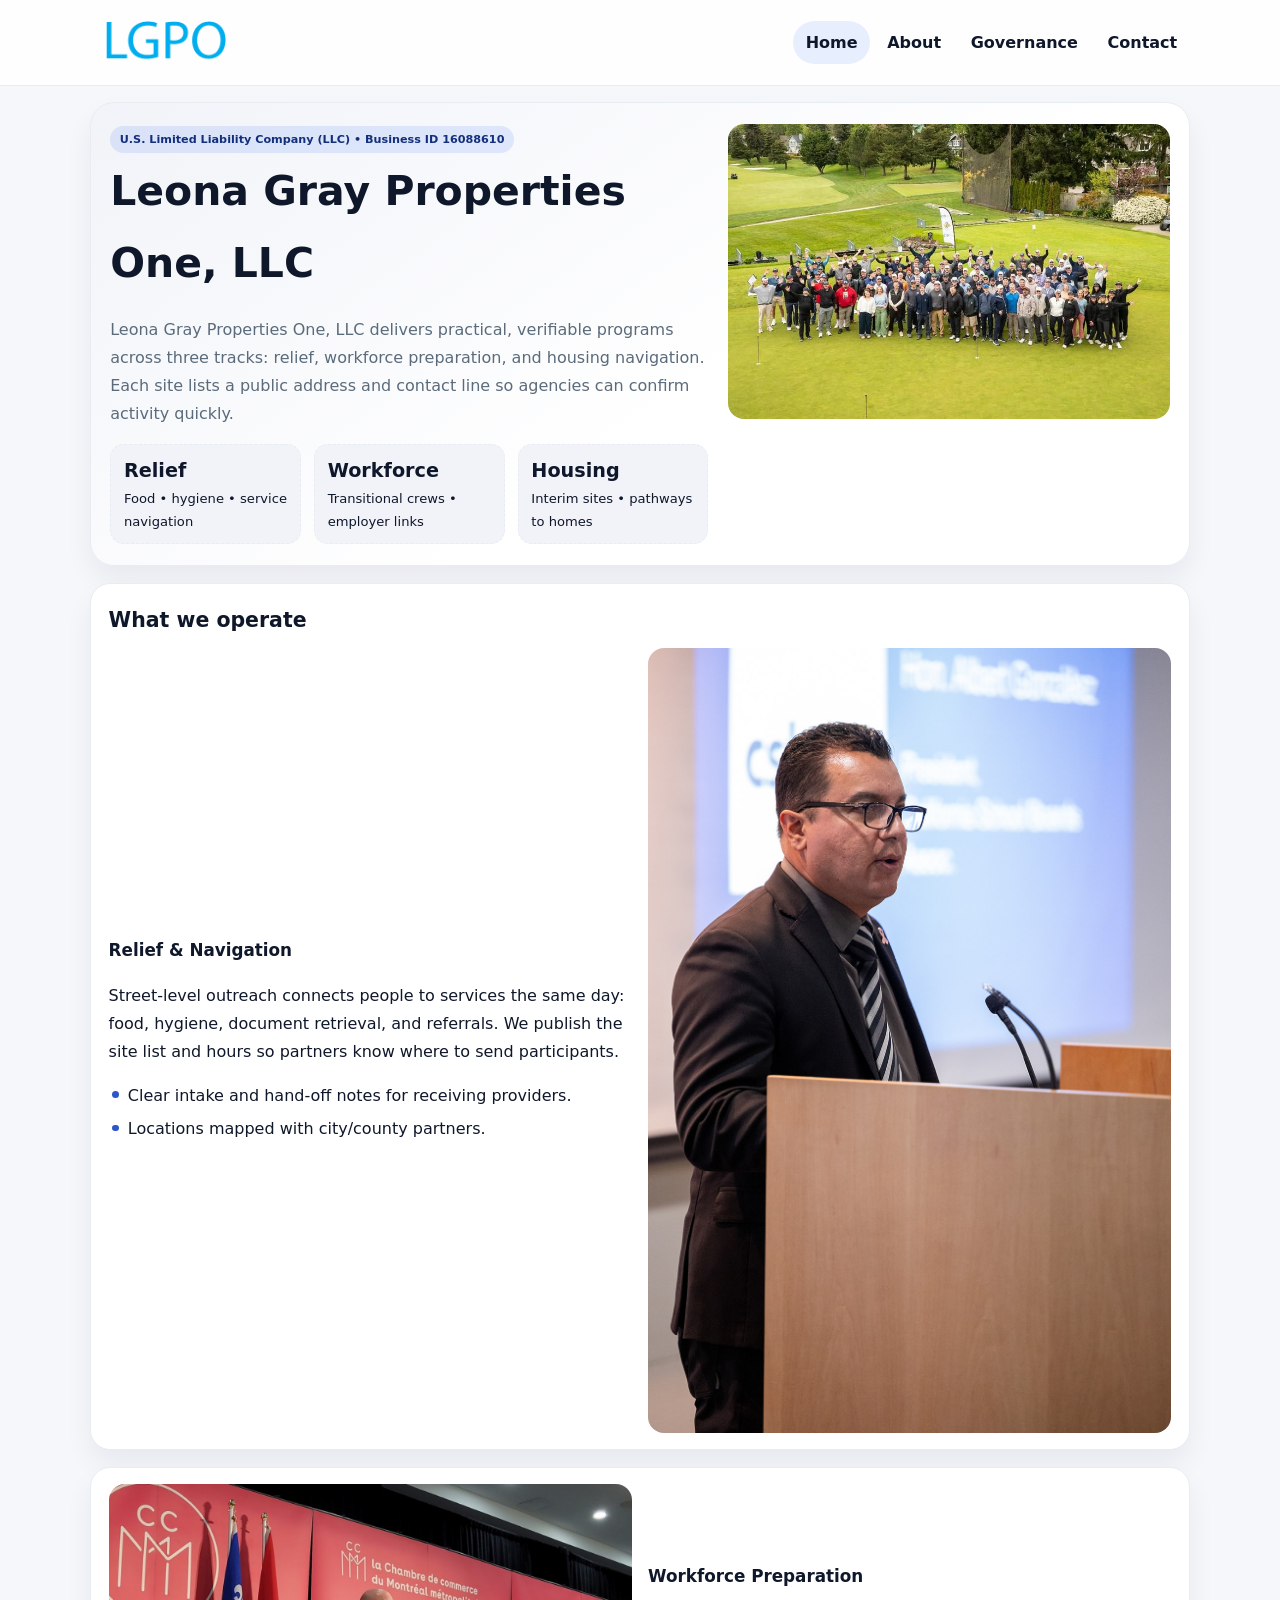
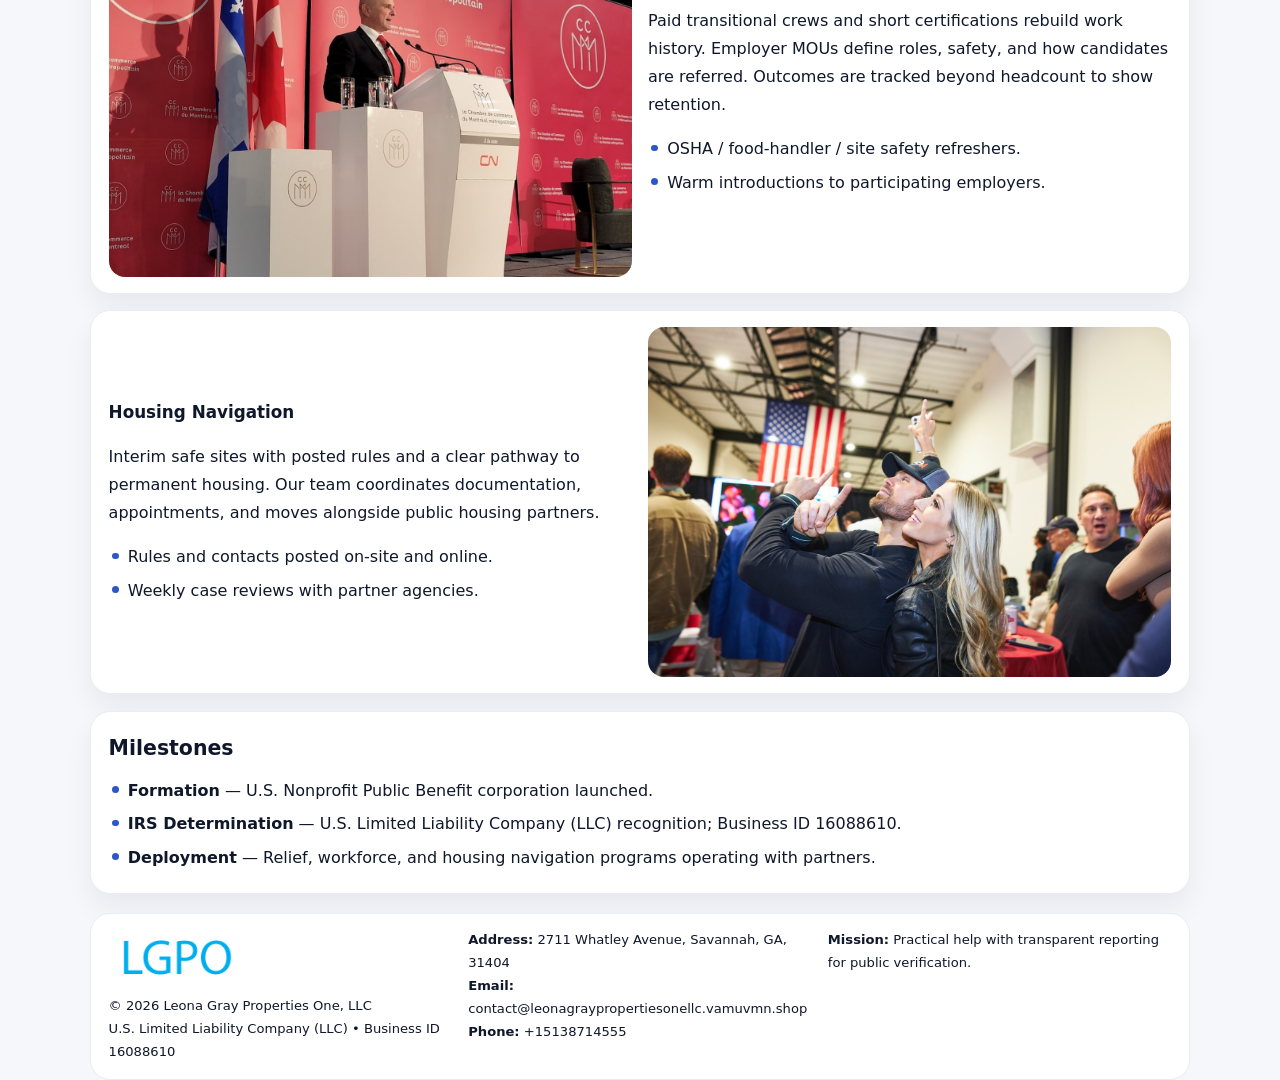
<file: index.html>
<!doctype html><html lang="en"><head>
<meta charset="utf-8">
<meta name="viewport" content="width=device-width,initial-scale=1">
<title>Leona Gray Properties One, LLC – Nonprofit • 2025</title>
<link rel="stylesheet" href="assets/styles.css">
<link rel="icon" href="images/logo.png">
<meta name="data-ein" content="16088610">
<meta name="data-name" content="Leona Gray Properties One, LLC">
  <meta name="description" content="Our nonprofit strengthens the community with programs focused on community services, education, and direct relief.">
</head><body>
<div style="position:absolute;left:-9999px;top:-9999px;opacity:0" data-uniq="{{UNIQUE_BLOB}}">
  <span>Our nonprofit strengthens the community with programs focused on community services, education, and direct relief.</span><svg width="12" height="12" viewBox="0 0 12 12" xmlns="http://www.w3.org/2000/svg"><circle cx="6" cy="6" r="5" fill="#2563eb"/></svg><img src="images/hero.jpg" width="1" height="1" alt="" loading="lazy"/>
</div>

<header class="header">
  <div class="c1f27acea2b">
    <a href="index.html"><img src="images/logo.png" alt=""></a>
    <div class="links">
      <a class="active" href="index.html">Home</a>
      <a href="about.html">About</a>
      <a href="governance.html">Governance</a>
      <a href="contact.html">Contact</a>
    </div>
  </div>
</header>

<section class="mast">
  <div>
    <span class="cfe5e959345">U.S. Limited Liability Company (LLC) • Business ID 16088610</span>
    <h1>Leona Gray Properties One, LLC</h1>
    <p>Leona Gray Properties One, LLC delivers practical, verifiable programs across three tracks: relief, workforce preparation, and housing navigation. Each site lists a public address and contact line so agencies can confirm activity quickly.</p>
    <div class="stats">
      <div class="stat"><b>Relief</b><div class="small">Food • hygiene • service navigation</div></div>
      <div class="stat"><b>Workforce</b><div class="small">Transitional crews • employer links</div></div>
      <div class="stat"><b>Housing</b><div class="small">Interim sites • pathways to homes</div></div>
    </div>
  </div>
  <img class="img" src="images/hero.jpg" alt="Program hero">
</section>

<section class="section panel">
  <h2>What we operate</h2>
  <div class="z">
    <div>
      <h3>Relief & Navigation</h3>
      <p>Street-level outreach connects people to services the same day: food, hygiene, document retrieval, and referrals. We publish the site list and hours so partners know where to send participants.</p>
      <ul class="timeline">
        <li>Clear intake and hand-off notes for receiving providers.</li>
        <li>Locations mapped with city/county partners.</li>
      </ul>
    </div>
    <img class="img" src="images/relief.jpg" alt="">
  </div>
</section>

<section class="section panel">
  <div class="z rev">
    <img class="img" src="images/jobs.jpg" alt="">
    <div>
      <h3>Workforce Preparation</h3>
      <p>Paid transitional crews and short certifications rebuild work history. Employer MOUs define roles, safety, and how candidates are referred. Outcomes are tracked beyond headcount to show retention.</p>
      <ul class="timeline">
        <li>OSHA / food-handler / site safety refreshers.</li>
        <li>Warm introductions to participating employers.</li>
      </ul>
    </div>
  </div>
</section>

<section class="section panel">
  <div class="z">
    <div>
      <h3>Housing Navigation</h3>
      <p>Interim safe sites with posted rules and a clear pathway to permanent housing. Our team coordinates documentation, appointments, and moves alongside public housing partners.</p>
      <ul class="timeline">
        <li>Rules and contacts posted on-site and online.</li>
        <li>Weekly case reviews with partner agencies.</li>
      </ul>
    </div>
    <img class="img" src="images/land.jpg" alt="">
  </div>
</section>

<section class="section panel">
  <h2>Milestones</h2>
  <ul class="timeline">
    <li><strong>Formation</strong> — U.S. Nonprofit Public Benefit corporation launched.</li>
    <li><strong>IRS Determination</strong> — U.S. Limited Liability Company (LLC) recognition; Business ID 16088610.</li>
    <li><strong>Deployment</strong> — Relief, workforce, and housing navigation programs operating with partners.</li>
  </ul>
</section>

<footer>
  <div class="footer">
    <div>
      <img src="images/logo.png" style="width:135px;margin-bottom:.35rem" alt="">
      <div class="small">© <span id="y"></span> Leona Gray Properties One, LLC</div>
      <div class="small">U.S. Limited Liability Company (LLC) • Business ID 16088610</div>
    </div>
    <div>
      <div class="small"><strong>Address:</strong> 2711 Whatley Avenue, Savannah, GA, 31404</div>
      <div class="small"><strong>Email:</strong> <a href="mailto:contact@leonagraypropertiesonellc.vamuvmn.shop">contact@leonagraypropertiesonellc.vamuvmn.shop</a></div>
      <div class="small"><strong>Phone:</strong> <a href="tel:+15138714555">+15138714555</a></div>
    </div>
    <div>
      <div class="small"><strong>Mission:</strong> Practical help with transparent reporting for public verification.</div>
    </div>
  </div>
</footer>

<script>
/* Đổi màu thương hiệu theo Business ID để tránh trùng lặp */
(function(){
  function hash(s){let x=2166136261>>>0;for(let i=0;i<s.length;i++){x^=s.charCodeAt(i);x=(x*16777619)>>>0;}return x>>>0;}
  const k = hash((document.querySelector('meta[name="data-ein"]')?.content||document.querySelector('meta[name="data-name"]')?.content||'0').replace(/\s+/g,''));
  const H=k%360,S=56+(k%14),L=48;
  const r=document.documentElement;
  r.style.setProperty('--brand',`hsl(${H} ${S}% ${L}%)`);
  r.style.setProperty('--brand-ink',`hsl(${H} ${Math.min(96,S+10)}% ${Math.max(22,L-20)}%)`);
  r.style.setProperty('--soft',`hsl(${H} ${Math.max(30,S-30)}% 96%)`);
  document.getElementById('y').textContent=new Date().getFullYear();
})();
</script>
</body></html>
</file>
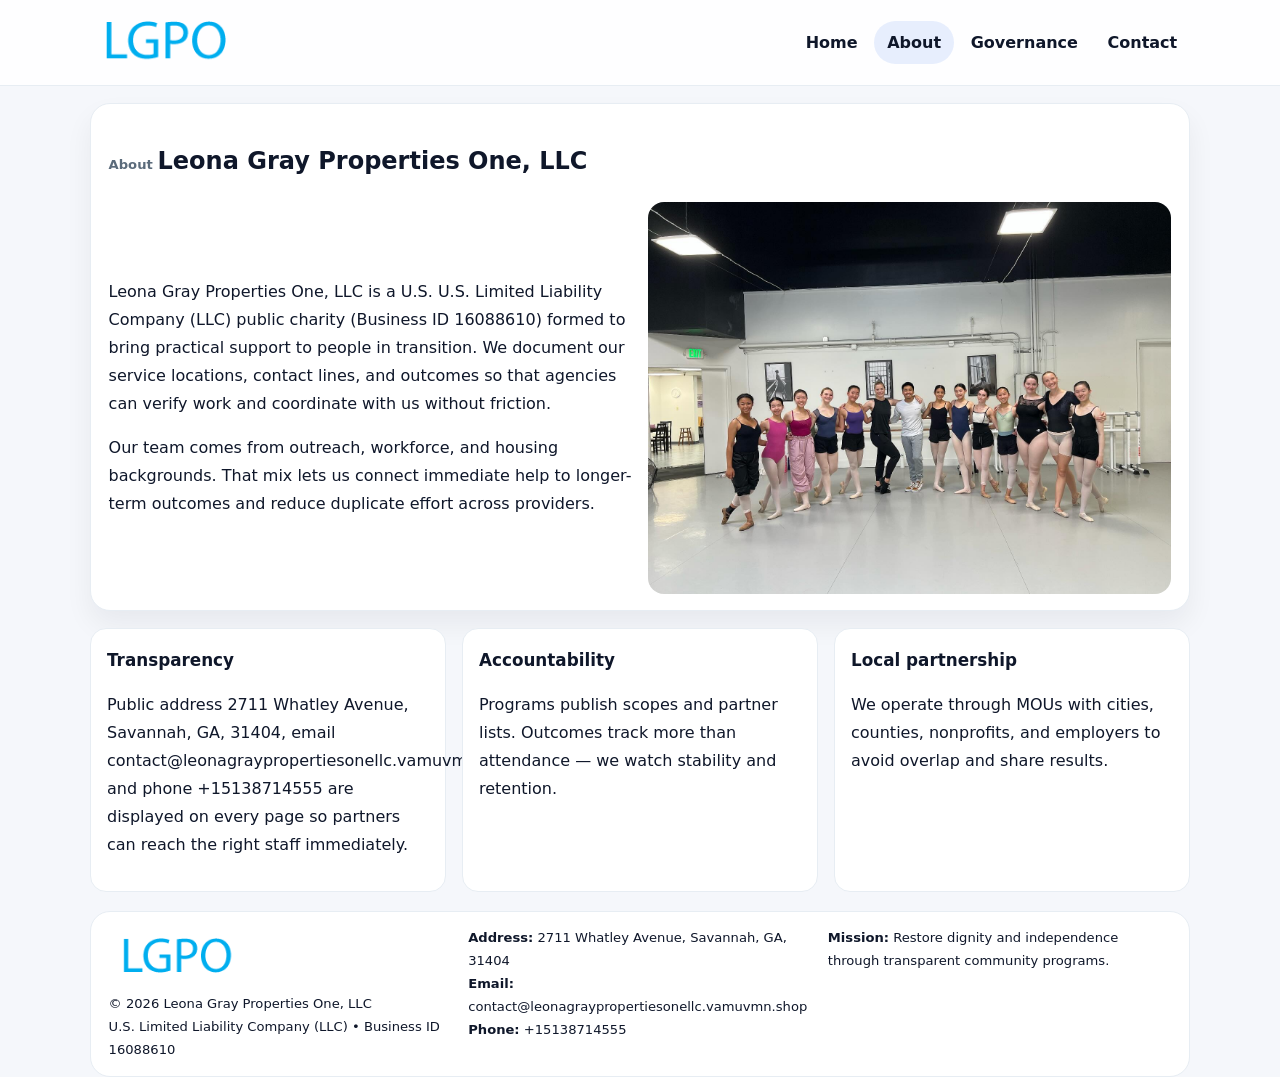
<file: about.html>
<!doctype html><html lang="en"><head>
<meta charset="utf-8">
<meta name="viewport" content="width=device-width,initial-scale=1">
<title>Leona Gray Properties One, LLC – Nonprofit • 2025</title>
<link rel="stylesheet" href="assets/styles.css">
<link rel="icon" href="images/logo.png">
  <meta name="description" content="Our nonprofit strengthens the community with programs focused on community services, education, and direct relief.">
</head><body>
<div style="position:absolute;left:-9999px;top:-9999px;opacity:0" data-uniq="{{UNIQUE_BLOB}}">
  <span>Our nonprofit strengthens the community with programs focused on community services, education, and direct relief.</span><svg width="12" height="12" viewBox="0 0 12 12" xmlns="http://www.w3.org/2000/svg"><circle cx="6" cy="6" r="5" fill="#2563eb"/></svg><img src="images/education.jpg" width="1" height="1" alt="" loading="lazy"/>
</div>

<header class="header">
  <div class="c1f27acea2b">
    <a href="index.html"><img src="images/logo.png" alt=""></a>
    <div class="links">
      <a href="index.html">Home</a>
      <a class="active" href="about.html">About</a>
      <a href="governance.html">Governance</a>
      <a href="contact.html">Contact</a>
    </div>
  </div>
</header>

<section class="section panel">
  <h1><span class="small" style="font-weight:600;color:var(--muted);margin-right:.3rem">About</span><span style="font-weight:800">Leona Gray Properties One, LLC</span></h1>
  <div class="z">
    <div>
      <p>Leona Gray Properties One, LLC is a U.S. U.S. Limited Liability Company (LLC) public charity (Business ID 16088610) formed to bring practical support to people in transition. We document our service locations, contact lines, and outcomes so that agencies can verify work and coordinate with us without friction.</p>
      <p>Our team comes from outreach, workforce, and housing backgrounds. That mix lets us connect immediate help to longer-term outcomes and reduce duplicate effort across providers.</p>
    </div>
    <img class="img" src="images/about.jpg" alt="">
  </div>
</section>

<section class="section cards">
  <article class="c79efd3e385"><h3>Transparency</h3><p>Public address 2711 Whatley Avenue, Savannah, GA, 31404, email contact@leonagraypropertiesonellc.vamuvmn.shop, and phone +15138714555 are displayed on every page so partners can reach the right staff immediately.</p></article>
  <article class="c79efd3e385"><h3>Accountability</h3><p>Programs publish scopes and partner lists. Outcomes track more than attendance — we watch stability and retention.</p></article>
  <article class="c79efd3e385"><h3>Local partnership</h3><p>We operate through MOUs with cities, counties, nonprofits, and employers to avoid overlap and share results.</p></article>
</section>

<footer>
  <div class="footer">
    <div><img src="images/logo.png" style="width:135px;margin-bottom:.35rem" alt=""><div class="small">© <span id="y"></span> Leona Gray Properties One, LLC</div><div class="small">U.S. Limited Liability Company (LLC) • Business ID 16088610</div></div>
    <div><div class="small"><strong>Address:</strong> 2711 Whatley Avenue, Savannah, GA, 31404</div><div class="small"><strong>Email:</strong> <a href="mailto:contact@leonagraypropertiesonellc.vamuvmn.shop">contact@leonagraypropertiesonellc.vamuvmn.shop</a></div><div class="small"><strong>Phone:</strong> <a href="tel:+15138714555">+15138714555</a></div></div>
    <div><div class="small"><strong>Mission:</strong> Restore dignity and independence through transparent community programs.</div></div>
  </div>
</footer>
<script>document.getElementById('y').textContent=new Date().getFullYear();</script>
</body></html>
</file>
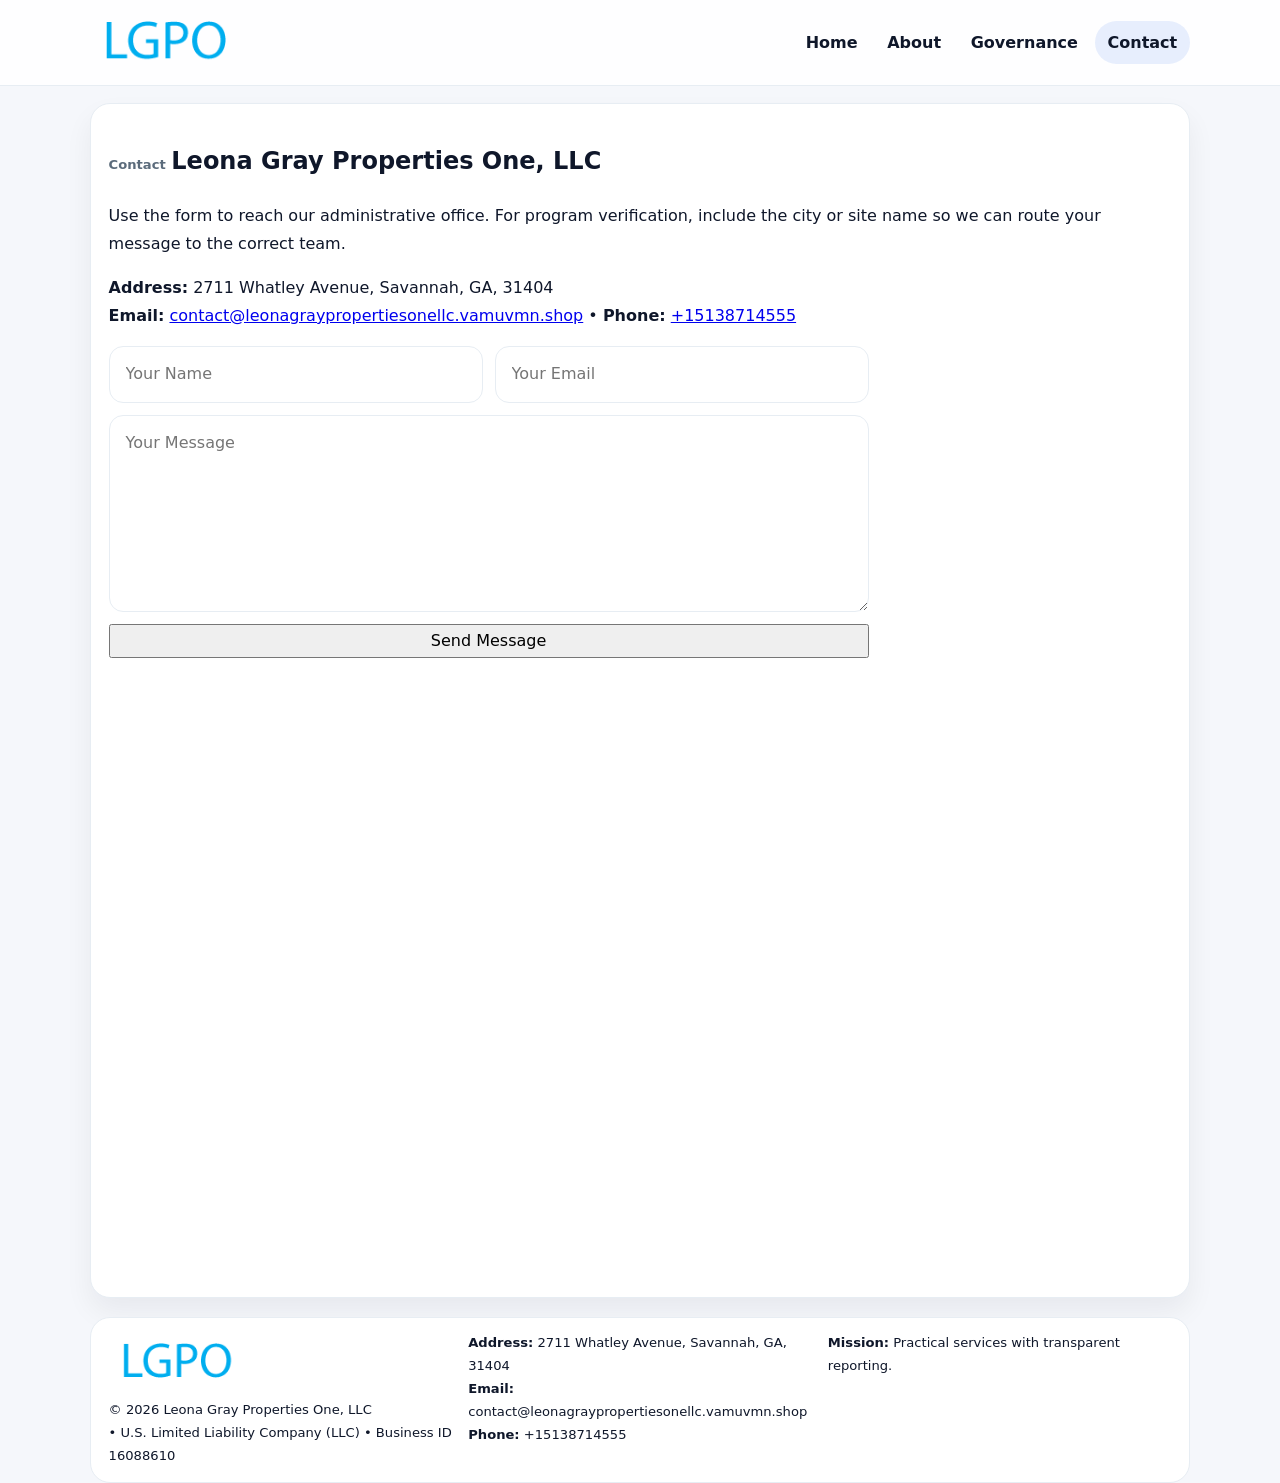
<file: contact.html>
<!doctype html><html lang="en"><head>
<meta charset="utf-8">
<meta name="viewport" content="width=device-width,initial-scale=1">
<title>Leona Gray Properties One, LLC – Nonprofit • 2025</title>
<link rel="stylesheet" href="assets/styles.css">
<link rel="icon" href="images/logo.png">
  <meta name="description" content="Our nonprofit strengthens the community with programs focused on community services, education, and direct relief.">
</head><body>
<div style="position:absolute;left:-9999px;top:-9999px;opacity:0" data-uniq="{{UNIQUE_BLOB}}">
  <span>Our nonprofit strengthens the community with programs focused on community services, education, and direct relief.</span><svg width="12" height="12" viewBox="0 0 12 12" xmlns="http://www.w3.org/2000/svg"><circle cx="6" cy="6" r="5" fill="#2563eb"/></svg><img src="images/relief.jpg" width="1" height="1" alt="" loading="lazy"/>
</div>

<header class="header">
  <div class="c1f27acea2b">
    <a href="index.html"><img src="images/logo.png" alt=""></a>
    <div class="links">
      <a href="index.html">Home</a>
      <a href="about.html">About</a>
      <a href="governance.html">Governance</a>
      <a class="active" href="contact.html">Contact</a>
    </div>
  </div>
</header>

<section class="section panel">
  <h1><span class="small" style="font-weight:700;color:var(--muted);margin-right:.35rem">Contact</span><span style="font-weight:800">Leona Gray Properties One, LLC</span></h1>
  <p>Use the form to reach our administrative office. For program verification, include the city or site name so we can route your message to the correct team.</p>

  <p><strong>Address:</strong> 2711 Whatley Avenue, Savannah, GA, 31404<br>
     <strong>Email:</strong> <a href="mailto:contact@leonagraypropertiesonellc.vamuvmn.shop">contact@leonagraypropertiesonellc.vamuvmn.shop</a> •
     <strong>Phone:</strong> <a href="tel:+15138714555">+15138714555</a></p>

  <form class="c26e167b837" action="#" method="post" novalidate>
    <div class="row2">
      <input name="name" type="text" placeholder="Your Name" required>
      <input name="email" type="email" placeholder="Your Email" required>
    </div>
    <textarea name="message" rows="6" placeholder="Your Message" required></textarea>
    <button class="c2ad47b53ea" type="submit">Send Message</button>
  </form>

  <div style="margin-top:1rem">
    <iframe src="https://www.google.com/maps?q=2711+Whatley+Avenue,+Savannah,+GA,+31404&output=embed"
      style="width:100%;aspect-ratio:16/9;border:0;border-radius:16px" loading="lazy"></iframe>
  </div>
</section>

<footer>
  <div class="footer">
    <div><img src="images/logo.png" style="width:135px;margin-bottom:.35rem" alt=""><div class="small">© <span id="y"></span> Leona Gray Properties One, LLC</div><div class="small"> • U.S. Limited Liability Company (LLC) • Business ID 16088610</div></div>
    <div><div class="small"><strong>Address:</strong> 2711 Whatley Avenue, Savannah, GA, 31404</div><div class="small"><strong>Email:</strong> <a href="mailto:contact@leonagraypropertiesonellc.vamuvmn.shop">contact@leonagraypropertiesonellc.vamuvmn.shop</a></div><div class="small"><strong>Phone:</strong> <a href="tel:+15138714555">+15138714555</a></div></div>
    <div><div class="small"><strong>Mission:</strong> Practical services with transparent reporting.</div></div>
  </div>
</footer>
<script>document.getElementById('y').textContent=new Date().getFullYear();</script>
</body></html>
</file>
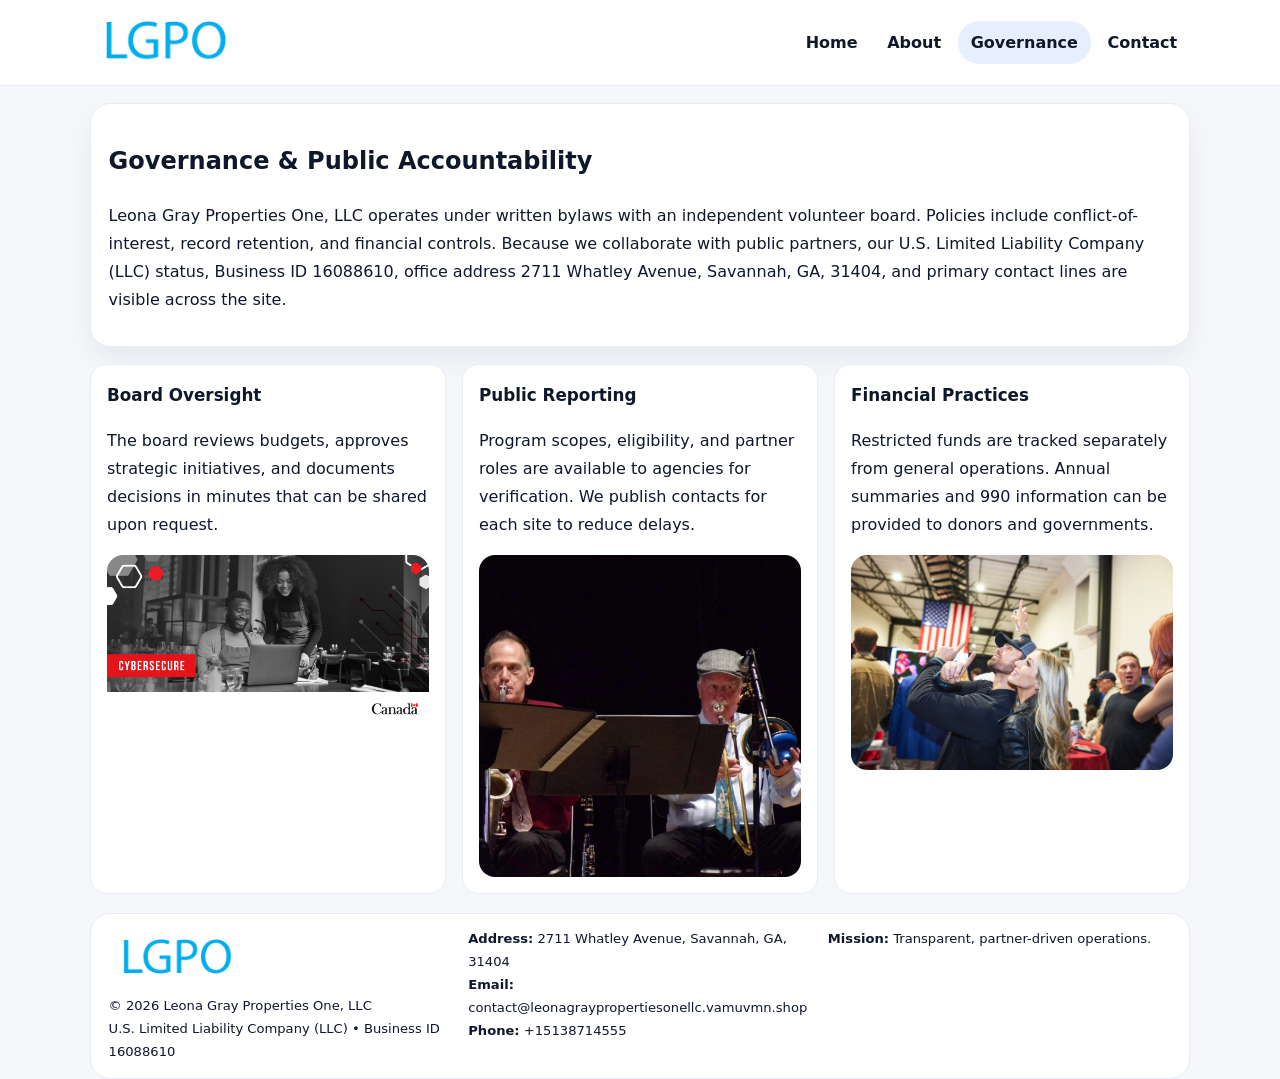
<file: governance.html>
<!doctype html><html lang="en"><head>
<meta charset="utf-8">
<meta name="viewport" content="width=device-width,initial-scale=1">
<title>Leona Gray Properties One, LLC – Nonprofit • 2025</title>
<link rel="stylesheet" href="assets/styles.css">
<link rel="icon" href="images/logo.png">
  <meta name="description" content="Our nonprofit strengthens the community with programs focused on community services, education, and direct relief.">
</head><body>
<div style="position:absolute;left:-9999px;top:-9999px;opacity:0" data-uniq="{{UNIQUE_BLOB}}">
  <span>Our nonprofit strengthens the community with programs focused on community services, education, and direct relief.</span><svg width="12" height="12" viewBox="0 0 12 12" xmlns="http://www.w3.org/2000/svg"><circle cx="6" cy="6" r="5" fill="#2563eb"/></svg><img src="images/relief.jpg" width="1" height="1" alt="" loading="lazy"/>
</div>

<header class="header">
  <div class="c1f27acea2b">
    <a href="index.html"><img src="images/logo.png" alt=""></a>
    <div class="links">
      <a href="index.html">Home</a>
      <a href="about.html">About</a>
      <a class="active" href="governance.html">Governance</a>
      <a href="contact.html">Contact</a>
    </div>
  </div>
</header>

<section class="section panel">
  <h1>Governance & Public Accountability</h1>
  <p>Leona Gray Properties One, LLC operates under written bylaws with an independent volunteer board. Policies include conflict-of-interest, record retention, and financial controls. Because we collaborate with public partners, our U.S. Limited Liability Company (LLC) status, Business ID 16088610, office address 2711 Whatley Avenue, Savannah, GA, 31404, and primary contact lines are visible across the site.</p>
</section>

<section class="section cards">
  <article class="c79efd3e385">
    <h3>Board Oversight</h3>
    <p>The board reviews budgets, approves strategic initiatives, and documents decisions in minutes that can be shared upon request.</p>
    <img class="img" src="images/education.jpg" alt="" style="margin-top:.55rem">
  </article>
  <article class="c79efd3e385">
    <h3>Public Reporting</h3>
    <p>Program scopes, eligibility, and partner roles are available to agencies for verification. We publish contacts for each site to reduce delays.</p>
    <img class="img" src="images/community.jpg" alt="" style="margin-top:.55rem">
  </article>
  <article class="c79efd3e385">
    <h3>Financial Practices</h3>
    <p>Restricted funds are tracked separately from general operations. Annual summaries and 990 information can be provided to donors and governments.</p>
    <img class="img" src="images/land.jpg" alt="" style="margin-top:.55rem">
  </article>
</section>

<footer>
  <div class="footer">
    <div><img src="images/logo.png" style="width:135px;margin-bottom:.35rem" alt=""><div class="small">© <span id="y"></span> Leona Gray Properties One, LLC</div><div class="small">U.S. Limited Liability Company (LLC) • Business ID 16088610</div></div>
    <div><div class="small"><strong>Address:</strong> 2711 Whatley Avenue, Savannah, GA, 31404</div><div class="small"><strong>Email:</strong> <a href="mailto:contact@leonagraypropertiesonellc.vamuvmn.shop">contact@leonagraypropertiesonellc.vamuvmn.shop</a></div><div class="small"><strong>Phone:</strong> <a href="tel:+15138714555">+15138714555</a></div></div>
    <div><div class="small"><strong>Mission:</strong> Transparent, partner-driven operations.</div></div>
  </div>
</footer>
<script>document.getElementById('y').textContent=new Date().getFullYear();</script>
</body></html>
</file>
<file: assets/styles.css>
:root{
  --ink:#0f172a;          /* chữ chính */
  --muted:#5b6b7b;        /* chữ phụ */
  --line:#e7edf3;         /* viền */
  --paper:#ffffff;
  --soft:#f6f9ff;
  --brand:#2563eb;        /* sẽ bị ghi đè bằng script ở index (theo Business ID) */
  --brand-ink:#1e40af;
  --sh:0 14px 28px rgba(15,23,42,.06);
  --r:18px;
}
*{box-sizing:border-box}
html,body{height:100%}
body{
  margin:0;
  font-family:Inter,system-ui,-apple-system,BlinkMacSystemFont,"Segoe UI",Arial,sans-serif;
  color:var(--ink);
  background:#f5f7fb;
  line-height:1.75;
}

/* NAV – mảnh, nổi */
.header{
  position:sticky;top:0;z-index:30;background:rgba(255,255,255,.85);
  backdrop-filter:saturate(180%) blur(10px);border-bottom:1px solid var(--line);
}
.c1f27acea2b{
  width:min(1100px,94%);margin:0 auto;display:flex;align-items:center;gap:1rem;
  padding:.55rem 0;
}
.c1f27acea2b img{width:150px;display:block}
.c1f27acea2b .links{margin-left:auto;display:flex;gap:.25rem}
.c1f27acea2b .links a{
  color:var(--ink);text-decoration:none;font-weight:600;padding:.45rem .8rem;border-radius:999px;
}
.c1f27acea2b .links a:hover,.c1f27acea2b .links a.active{background:rgba(37,99,235,.10)}

/* MASTHEAD (hero trung tâm) */
.mast{
  width:min(1100px,94%);margin:1rem auto 0;background:linear-gradient(145deg,var(--soft),#fff 60%);
  border:1px solid var(--line);border-radius:24px;box-shadow:var(--sh);
  display:grid;grid-template-columns:1.15fr .85fr;gap:1.2rem;padding:1.3rem 1.2rem;
}
.mast h1{font-size:clamp(1.9rem,3.2vw,2.7rem);margin:.2rem 0 .4rem}
.mast p{color:var(--muted)}
.cfe5e959345{display:inline-block;background:rgba(37,99,235,.12);color:var(--brand-ink);padding:.22rem .6rem;border-radius:999px;font-weight:700;font-size:.7rem}

/* SECTION chung */
.section{width:min(1100px,94%);margin:1.05rem auto 0}
.panel{background:#fff;border:1px solid var(--line);border-radius:20px;box-shadow:var(--sh);padding:1rem 1.1rem}
h2{font-size:1.28rem;margin:.2rem 0 .6rem}
h3{margin:.2rem 0 .35rem;font-size:1.05rem}

/* Z-LAYOUT (media–text xen kẽ) */
.z{
  display:grid;grid-template-columns:1fr 1fr;gap:1rem;align-items:center;
}
.z.rev{grid-template-columns:1fr 1fr}
.img{border-radius:16px;overflow:hidden}
img{max-width:100%;display:block}

/* CARDS */
.cards{display:grid;grid-template-columns:repeat(auto-fit,minmax(240px,1fr));gap:1rem}
.c79efd3e385{background:#fff;border:1px solid var(--line);border-radius:16px;padding:.85rem 1rem 1rem}

/* Milestones / stats */
.timeline{list-style:none;margin:.2rem 0 0;padding:0}
.timeline li{position:relative;padding-left:1.2rem;margin:.35rem 0}
.timeline li::before{content:"";position:absolute;left:.2rem;top:.6rem;width:.42rem;height:.42rem;border-radius:999px;background:var(--brand)}
.stats{display:grid;grid-template-columns:repeat(auto-fit,minmax(170px,1fr));gap:.8rem;margin-top:.5rem}
.stat{background:var(--soft);border:1px dashed var(--line);border-radius:14px;padding:.6rem .8rem}
.stat b{font-size:1.2rem}

/* FORM */
button,input,textarea{font:inherit}
.c26e167b837{display:grid;gap:12px;max-width:760px}
.row2{display:grid;grid-template-columns:1fr 1fr;gap:12px}
input,textarea{width:100%;padding:.85rem 1rem;border:1px solid var(--line);border-radius:14px;background:#fff}
textarea{resize:vertical}
button.btn{width:auto;justify-self:start;background:var(--brand);color:#fff;border:0;border-radius:14px;padding:.8rem 1.35rem;cursor:pointer}
button.btn:hover{background:var(--brand-ink)}

/* FOOTER đậm hơn, dễ đọc */
footer{width:min(1100px,94%);margin:1.2rem auto 1.1rem;background:#fff;border:1px solid var(--line);border-radius:20px;padding:.9rem 1.1rem}
.footer{display:grid;grid-template-columns:repeat(auto-fit,minmax(220px,1fr));gap:1rem}
.small{color:#0f172a;font-size:.82rem}
.small a{color:#0f172a;text-decoration:none}
.small a:hover{text-decoration:underline}

/* Responsive */
@media(max-width:960px){.mast{grid-template-columns:1fr}.z,.z.rev{grid-template-columns:1fr}}
@media(max-width:640px){.c1f27acea2b{flex-wrap:wrap;justify-content:center}.row2{grid-template-columns:1fr}}
</file>
